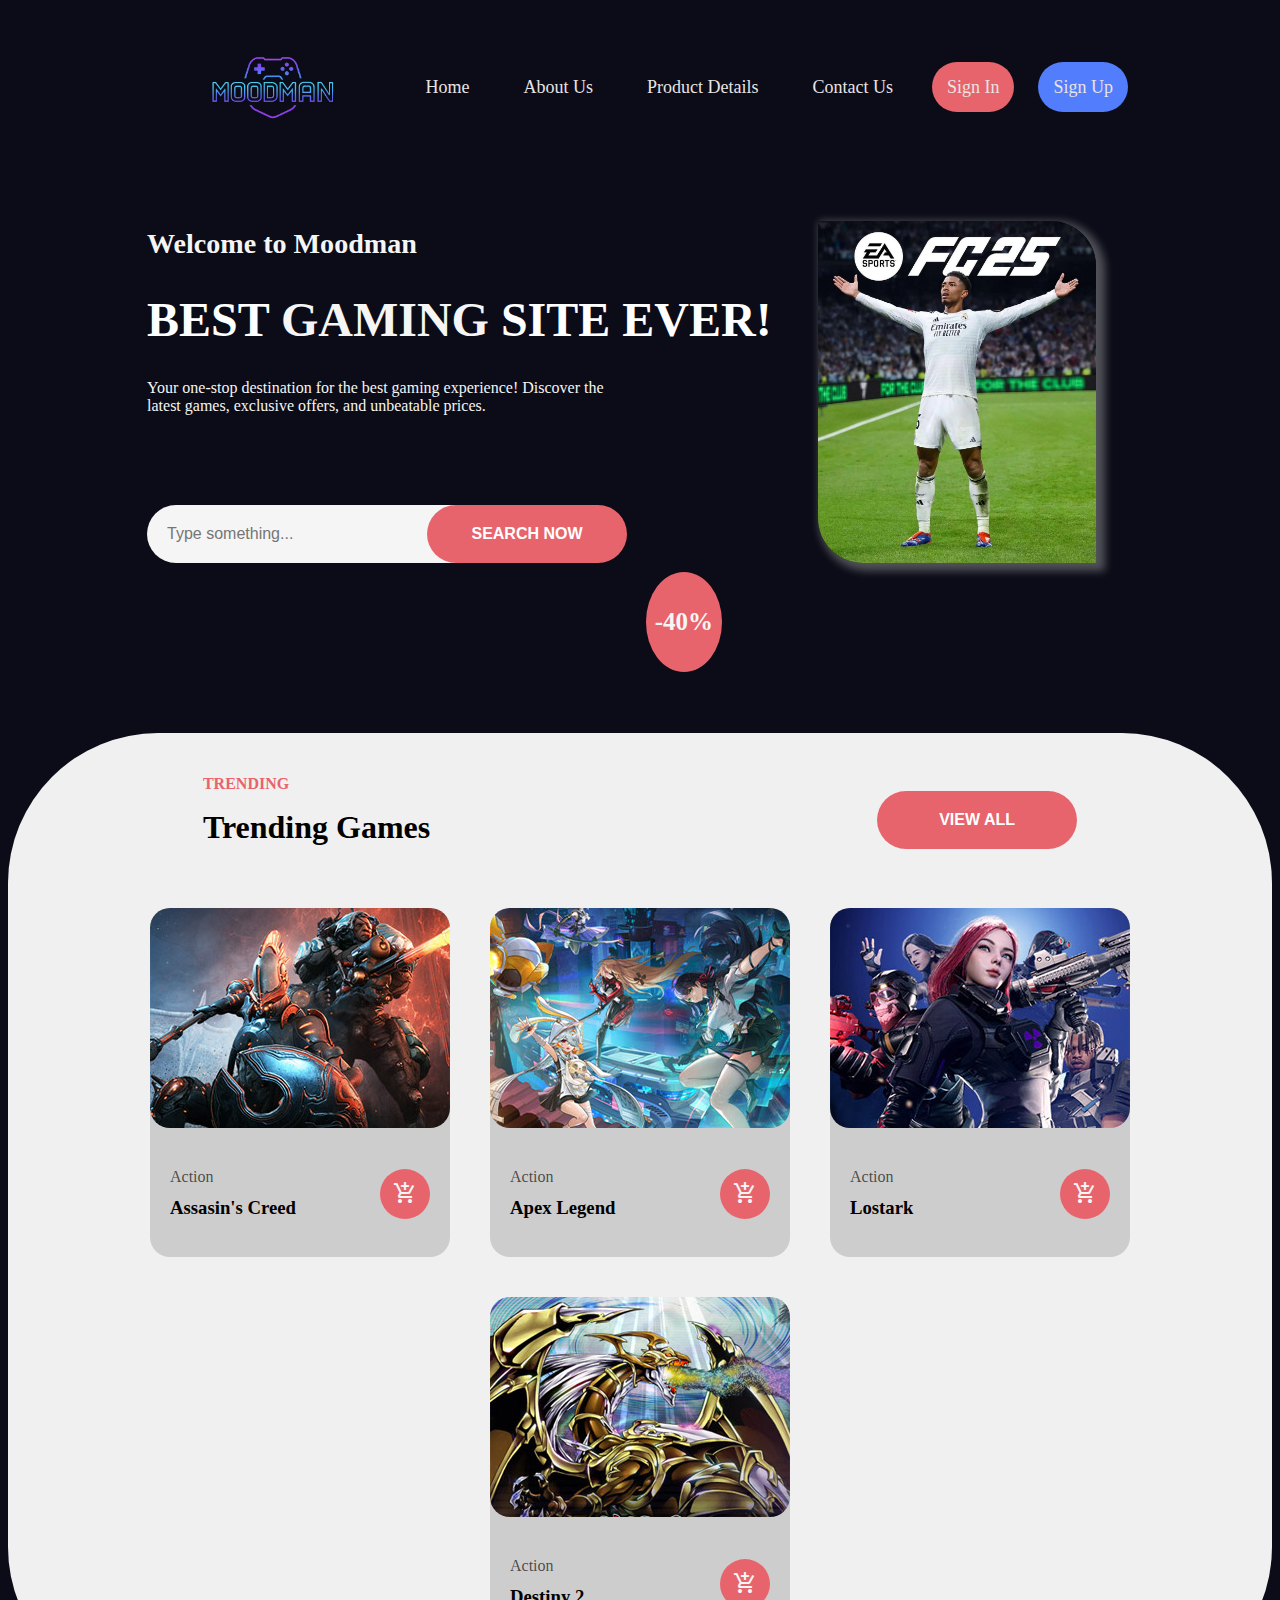
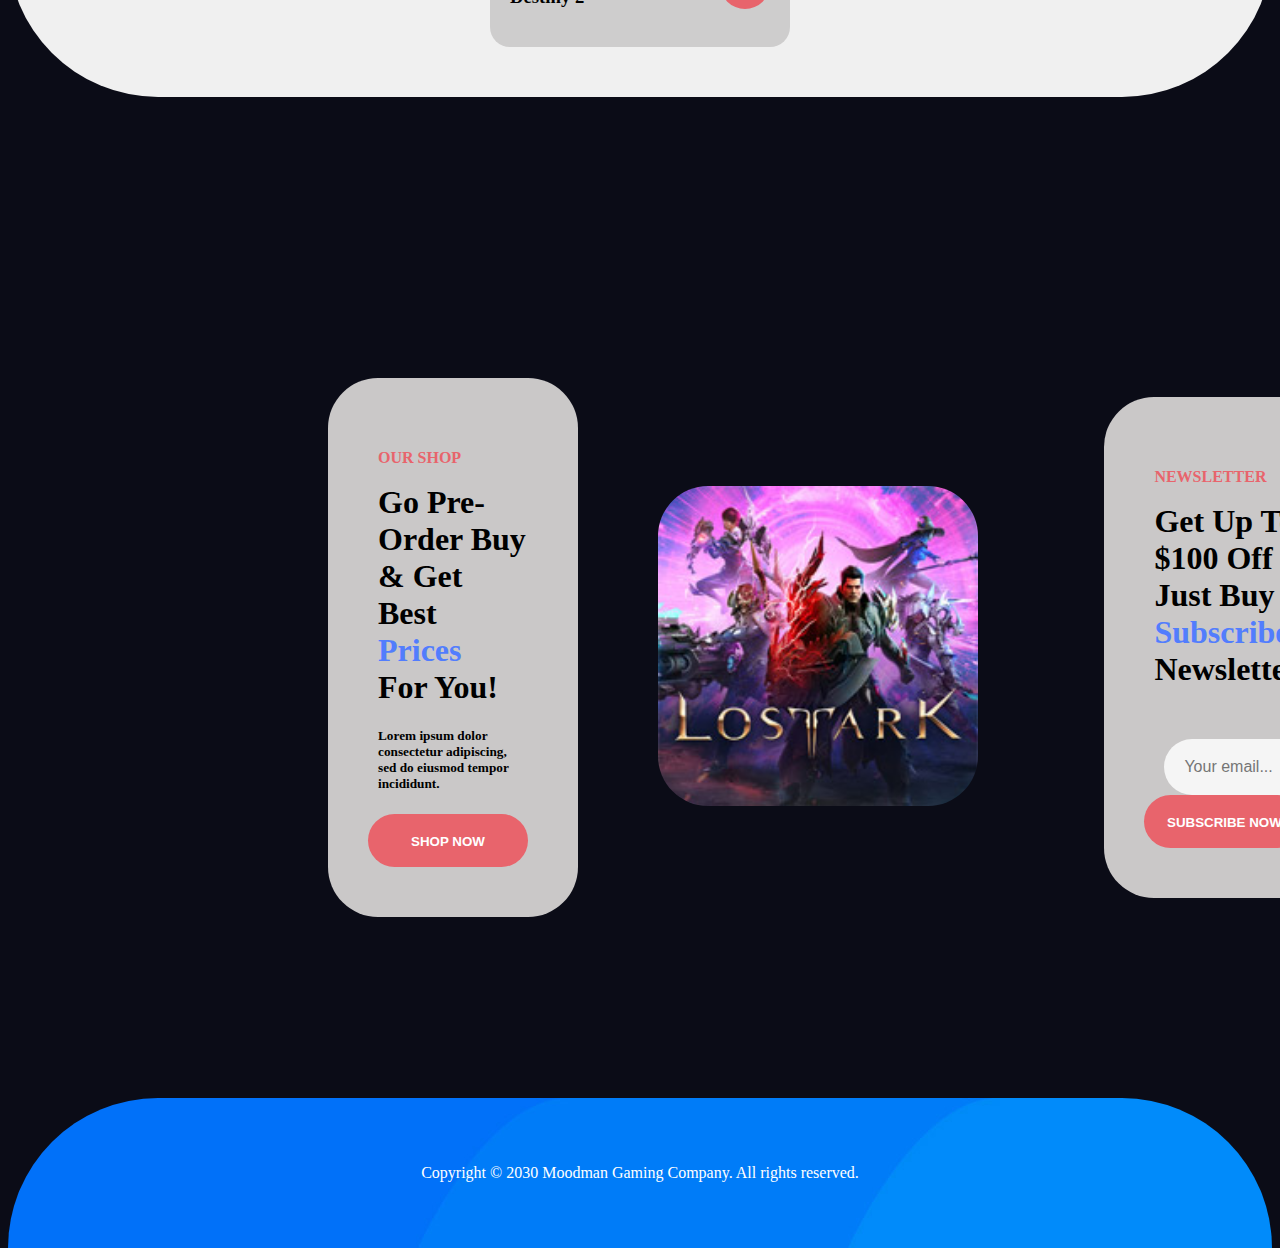
<file: index.html>
<!DOCTYPE html>
<html lang="en">
<head>
    <meta charset="UTF-8">
    <meta name="viewport" content="width=device-width, initial-scale=1.0">
    <title>Moodman Gaming Shop</title>
    <link rel="stylesheet" href="CSS/style.css">
    <link rel="icon" href="images/moodman_round_logo-removebg-preview.png" type="image/x-icon">
    <link rel="stylesheet" href="https://fonts.googleapis.com/icon?family=Material+Icons">
    <style>
        .caption-underline{
            margin-left: 130px;
            margin-top: 0px;
        }
        #hover-text:hover {
            color: #e8646c;
            transition: color 0.5s ease;
        }
        #discount {
            position: relative;
            top: 230px;
            right: 550px;
            background-color: #e8646c;
            width: 115px;
            height: 100px;
            border-radius: 50%;
            font-size: 25px;
            text-align: center;
            font-weight: bold;
            line-height: 100px;
        }
        #discount:hover {
            transform: scale(1.3);
            transition: transform 0.3s ease;
        }
        
        /* Container for the search bar */
        .search-container {
            display: flex;
            align-items: center;
            padding: 20px;
        }
        #search, #subscribe-email {
            background-color: whitesmoke;
            color: #000;
            padding: 15px;
            margin-left: -20px;
            width: 300px;
            padding: 20px 20px;
            border-radius: 50px; /* Rounded corners */
            border: none;
            outline: none;
            font-size: 16px;
        }
        #view-all {
            margin-right: 5%;
        }
        #search-button, #view-all, #subscribe-btn {
            background-color: #e8646c;
            color: white;
            border: none;
            outline: none;
            margin-left: -60px;
            width: 200px;
            padding: 20px 20px;
            border-radius: 50px;
            cursor: pointer;
            font-size: 16px;
            font-weight: bold;
        }
        #search-button:hover, #view-all:hover, #subscribe-btn:hover {
            background-color: #527dfd;
            transition: background-color 0.3s ease;
        }
        .trending {
            margin-top: 150px;
            margin-bottom: 250px;
            background-color: #f0f0f0;
            padding: 0 0 50px 0;
            border-radius: 150px;
        }
        .trending-header {
            display: flex;
            align-items: center;
            padding: 20px;
            justify-content: space-between;
            margin-left: 10%;
            margin-right: 10%;
        }
        .trending-image {
            width: 100%;
            height: auto;
            border-radius: 20px;
        }
        .cards{
            display: flex;
            flex-wrap: wrap;
            gap: 40px;
            align-items: center;
            justify-content: center;
        }
        .trending1, .trending2, .trending3, .trending4 {
            width: 300px;
            background-color: #cecdcd;
            border-radius: 20px;
        }
        .trending1:hover, .trending2:hover, .trending3:hover, .trending4:hover {
            transform: scale(1.05);
            transition: transform 0.3s ease;
        }
        .trending-text {
            text-align: left;
            margin-left: 5%;
            margin-bottom: 20px;
        }

        .text-btn{
            display: flex;
            justify-content: space-between;
            align-items: center;
            padding: 20px;
        }
        .trending-price {
            background-color: #527dfd;
            color: white;
            position: relative;
            top: -220px;
            left: 180px;
            font-size: 15px;
            padding: 10px;
            border-radius: 25px;
            text-align: center;
            margin: 15px;
        }
        .cart-button{
            background-color: #e8646c;
            color: white;
            border: none;
            outline: none;
            width: 50px;
            height: 50px;
            border-radius: 50%;
            cursor: pointer;
            font-size: 10px;
        }
        .cart-button:hover{
            background-color: #527dfd;
            transition: background-color 0.3s ease;
        }
        #subscribe-email {
            width: 10em;
            height: 1em;
            margin-left: 10px;
            margin-right: -35px;
            z-index: 1;
        }
        #subscribe-btn {
            width: 12em;
            height: 4em;
            margin-left: -10px;
            font-size: smaller;
            z-index: 2;
        }
    </style>
</head>
<header>
    <div class="header-container">
        <a href="index.html">
            <img src="images/Moodman_Logo-fav icon.png" alt="Moodman Gaming Logo" class="logo" width="150px" height="150px">
        </a>
        <nav>
            <ul>
                <li><a href="index.html">Home</a></li>
                <li><a href="about.html">About Us</a></li>
                <li><a href="products.html">Product Details</a></li>
                <li><a href="contact.html">Contact Us</a></li>
                <li><a class="signin" href="signin.html">Sign In</a></li>
                <li><a class="signup" href="register.html">Sign Up</a></li>
            </ul>
    </div>
</header>
<body>
    <section>
        <div class="banner">
            <div class="banner-text">
                <h3>Welcome to Moodman</h3>
                <h1>BEST <span id="hover-text">GAMING</span> SITE EVER!</h1>
                <p style="font-size: 16px; margin-inline-end: 210px;">Your one-stop destination for the best gaming experience! Discover the latest games, exclusive offers, and unbeatable prices.</p>
                <br> <br>
                <div class="search-container">
                    <input type="text" name="search-input" id="search" placeholder="Type something...">
                    <button type="submit" id="search-button">SEARCH NOW</button>
                </div>
                
            </div>
            <img src="images/ea fc 25 cover.jpg" alt="EA FC 25 cover photo" class="banner-image">
            <span id="discount">-40%</span>
        </div>
    </section>
    <section>
        <div class="trending">
            <div class="trending-header">
                <div class="trending-text">
                    <h4 style="color: #e8646c; margin-bottom: -5px;">TRENDING</h4>
                    <h1 style="color: black;">Trending Games</h1>
                </div>
                <button type="submit" id="view-all">VIEW ALL</button>
            </div>
            <div class="cards">
                <div class="trending1">
                    <img src="images/trending-01.jpg" alt="a creed" class="trending-image">
                    <div class="text-btn">
                        <div class="creed-text">
                            <p style="color:rgba(0, 0, 0, 0.658);">Action</p>
                            <h3 class="trending-name" style="color:black; margin-top: -5px;">Assasin's Creed</h3>
                        </div>                
                        <button class="cart-button"><i class="material-icons">add_shopping_cart</i></button>
                    </div>
                </div>
                <div class="trending2">
                    <img src="images/trending-02.jpg" alt="a creed" class="trending-image">
                    <div class="text-btn">
                        <div class="creed-text">
                            <p style="color:rgba(0, 0, 0, 0.658);">Action</p>
                            <h3 style="color:black; margin-top: -5px;">Apex Legend</h3>
                        </div>                
                        <button class="cart-button"><i class="material-icons">add_shopping_cart</i></button>
                    </div>
                </div>
                <div class="trending3">
                    <img src="images/trending-03.jpg" alt="a creed" class="trending-image">
                    <div class="text-btn">
                        <div class="creed-text">
                            <p style="color:rgba(0, 0, 0, 0.658);">Action</p>
                            <h3 style="color:black; margin-top: -5px;">Lostark</h3>
                        </div>                
                        <button class="cart-button"><i class="material-icons">add_shopping_cart</i></button>
                    </div>
                </div>
                <div class="trending4">
                    <img src="images/trending-04.jpg" alt="a creed" class="trending-image">
                    <div class="text-btn">
                        <div class="creed-text">
                            <p style="color:rgba(0, 0, 0, 0.658);">Action</p>
                            <h3 style="color:black; margin-top: -5px;">Destiny 2</h3>
                        </div>                
                        <button class="cart-button"><i class="material-icons">add_shopping_cart</i></button>
                    </div>
                </div>
            </div>
        </div>
    </section>
    <section class="newsletter-and-shop">
        <div class="our-shop">
            <div class="shop-text">
                <h4  style="color: #e8646c; margin-bottom: -5px;">OUR SHOP</h4>
                <h1 style="color: black;">Go Pre-Order Buy<br> & Get Best <span style="color: #527dfd;">Prices</span> <br> For You!</h1>
                <h5 style="color: black;">
                    Lorem ipsum dolor consectetur adipiscing, sed do eiusmod tempor incididunt.
                </h5>
            </div>
            <form action="" method="post" id="subscribe-form">
                <button type="submit" id="subscribe-btn">SHOP NOW</button>
            </form>
        </div>
        <div class="photo">
            <img src="./images/top-game-05.jpg" alt="Danob Photo" class="danob">
        </div>
        <div class="newsletter">
            <div class="newsletter-text">
                <h4 style="color: #e8646c; margin-bottom: -5px;">NEWSLETTER</h4>
                <h1 style="color: black;">Get Up To $100 Off <br> Just Buy <span style="color: #527dfd;">Subscribe</span> <br> Newsletter!</h1>
            </div>
            <form action="" method="post" id="subscribe-form">
                <input type="email" name="email" id="subscribe-email" placeholder="Your email..." required>
                <button type="submit" id="subscribe-btn">SUBSCRIBE NOW</button>
            </form>
        </div>
        
    </section>
    
        
    
</body>
<footer>
    <p>Copyright © 2030 Moodman Gaming Company. All rights reserved.</p>
</footer>
</html>
</file>
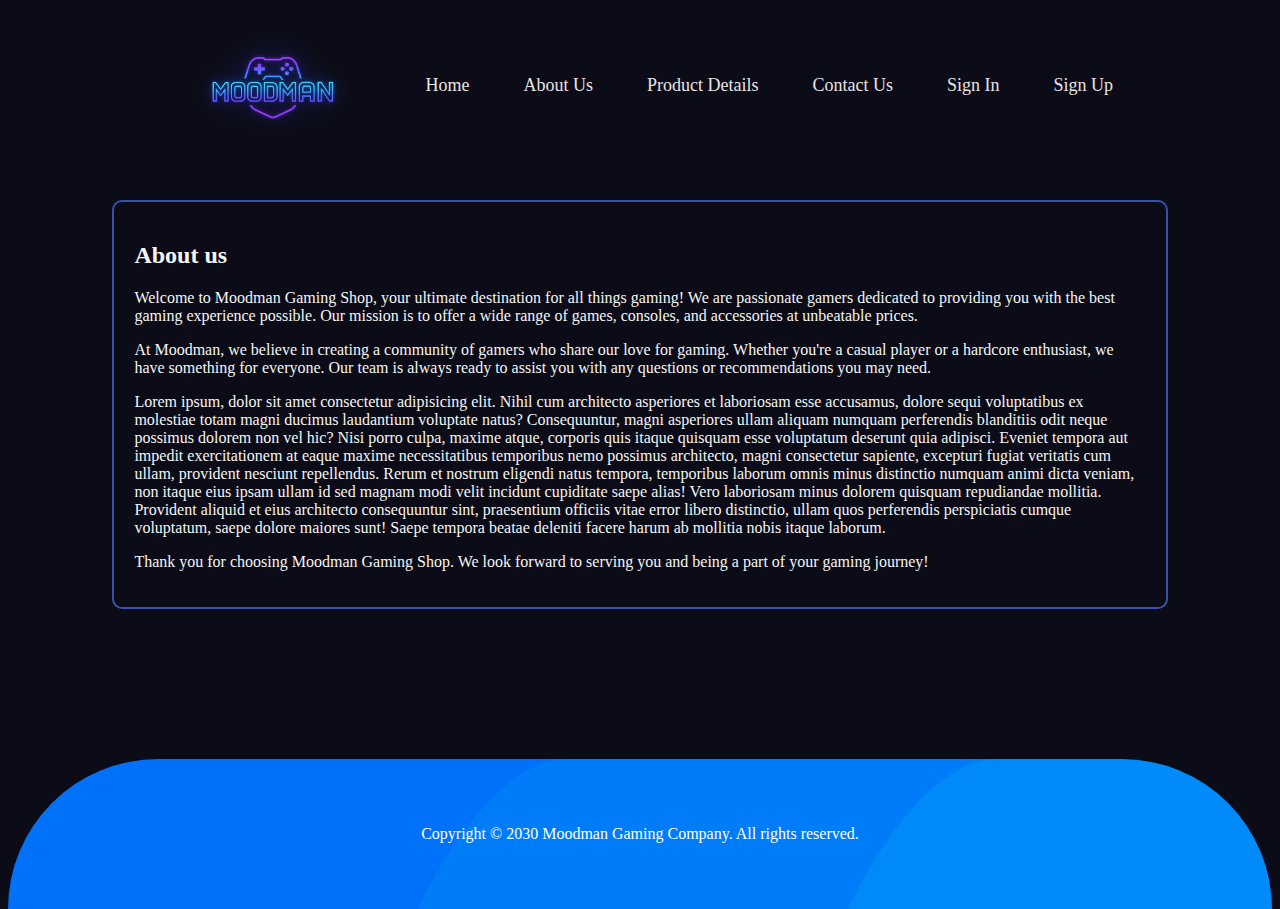
<file: register.html>
<!DOCTYPE html>
<html lang="en">
<head>
    <meta charset="UTF-8">
    <meta name="viewport" content="width=device-width, initial-scale=1.0">
    <title>Sign Up</title>
    <link rel="stylesheet" href="CSS/style.css">
</head>
<body>
    <header>
        <div class="header-container">
            <img src="images/Moodman Logo.jpeg" alt="Moodman Gaming Logo" class="logo" width="150px" height="150px">
            <nav>
                <ul>
                    <li><a href="index.html">Home</a></li>
                    <li><a href="about.html">About Us</a></li>
                    <li><a href="products.html">Product Details</a></li>
                    <li><a href="contact.html">Contact Us</a></li>
                    <li><a class="login" href="signin.html">Sign In</a></li>
                    <li><a class="login" href="register.html">Sign Up</a></li>
                </ul>
        </div>
    </header>
    <main class="about">
        <h2>About us</h2>
        <p>Welcome to Moodman Gaming Shop, your ultimate destination for all things gaming! We are passionate gamers dedicated to providing you with the best gaming experience possible. Our mission is to offer a wide range of games, consoles, and accessories at unbeatable prices.</p>
        <p>At Moodman, we believe in creating a community of gamers who share our love for gaming. Whether you're a casual player or a hardcore enthusiast, we have something for everyone. Our team is always ready to assist you with any questions or recommendations you may need.</p>
        <p>Lorem ipsum, dolor sit amet consectetur adipisicing elit. Nihil cum architecto asperiores et laboriosam esse accusamus, dolore sequi voluptatibus ex molestiae totam magni ducimus laudantium voluptate natus? Consequuntur, magni asperiores ullam aliquam numquam perferendis blanditiis odit neque possimus dolorem non vel hic? Nisi porro culpa, maxime atque, corporis quis itaque quisquam esse voluptatum deserunt quia adipisci. Eveniet tempora aut impedit exercitationem at eaque maxime necessitatibus temporibus nemo possimus architecto, magni consectetur sapiente, excepturi fugiat veritatis cum ullam, provident nesciunt repellendus. Rerum et nostrum eligendi natus tempora, temporibus laborum omnis minus distinctio numquam animi dicta veniam, non itaque eius ipsam ullam id sed magnam modi velit incidunt cupiditate saepe alias! Vero laboriosam minus dolorem quisquam repudiandae mollitia. Provident aliquid et eius architecto consequuntur sint, praesentium officiis vitae error libero distinctio, ullam quos perferendis perspiciatis cumque voluptatum, saepe dolore maiores sunt! Saepe tempora beatae deleniti facere harum ab mollitia nobis itaque laborum.</p>
        <p>Thank you for choosing Moodman Gaming Shop. We look forward to serving you and being a part of your gaming journey!</p>
    </main>
    <footer>
        <p>Copyright © 2030 Moodman Gaming Company. All rights reserved.</p>
    </footer>
</body>
</html>
</file>
<file: CSS/style.css>
* {
    color: whitesmoke;
}
body{
    max-width: 1170px;
    margin-top: 200px;
}
.logo {
    margin-left: 180px;
}
nav {
    margin-inline-end: 150px;
    display: inline-flex;
    padding: 10px;
}
nav a {
    text-decoration: none;
    color: rgb(233, 227, 227);
    font-size: 18px;
    padding: 15px 15px;
    border-radius: 25px;
}
nav a:hover {
    background-color: #527dfd9f;
}
.signin {
    background-color: #e8646c;
}
.signup {
    background-color: #527dfd;
}
.signup:hover {
    background-color: #e8646c;
    transform: scale(1.02);
    transition: transform 0.5s ease;
}
.signin:hover {
    background-color: #527dfd;
    transform: scale(1.09);
    transition: transform 0.5s ease;
}
.header-container {
    position: fixed;
    top: 0;
    width: 100%;
    z-index: 1000;
    display: flex;
    justify-content: space-between;
    align-items: center;
    padding: 10px;
    border-radius: 0 0 20px 20px;
    margin: 0 auto;
    background-color: rgb(11, 12, 23);
}
body {
    max-width: 100%;
}
.banner {
    display: flex;
    justify-content: space-between;
    align-items: center;
}
.banner-text {
    color: rgba(245, 245, 245, 0.671);
    font-size: 24px;
    /* margin: 2px; */
    margin-left: 11%;
}
.banner-image {
    width: 22%;
    display: flex;
    border-radius: 0px 45px 0px 45px;
    margin-right: 100px;
    box-shadow: 5px 4px 8px 4px rgba(233, 231, 231, 0.322);
}
/* .banner-image:hover {
    transform: scale(1.09);
    transition: transform 0.5s ease;
} */

li {
    display: inline-block;
    list-style-type: none;
    margin: 0 10px;
    padding: 0;
}

body {
    background-color: #0b0c17;
    background-size: cover;
    background-repeat: no-repeat;    
}
h1 {
    color: white
}
.about {
    border: 2px solid #527dfd9f;
    border-radius: 10px;
    padding: 20px;
    margin: 0 auto;
    max-width: 80%;
}
.all-products {
    justify-content: center;
    align-items: center;
    gap: 50px;
}
.product1, .product2, .product3, .product4 {
    display: flex;
    align-items: center;
    justify-content: center;
    gap: 50px;
    margin-top: 50px;
    margin-bottom: 50px;
    margin-left: 200px;
    margin-right: 200px;
}
#apex-image, #figher-image, #ryse-image, #mario-image {
    display: block;
    width: 35em;
    height: auto;
    border: 1px solid #527dfd9f;
    box-shadow: 5px 4px 8px 4px rgba(233, 231, 231, 0.322);
    transition: transform 0.5s ease;
    border-radius: 0px 45px 0px 45px;
}
#apex-image:hover, #ryse-image:hover, #mario-image:hover, #figher-image:hover {
    transform: scale(1.05);
    transition: transform 0.5s ease;
}
.buttons {
    display: flex;
    justify-content: left;
    align-items: center;
    gap: 10px;
    margin-top: 20px;
}
#product-counter {
    color: whitesmoke; 
    background-color: #527dfd9f;
    text-align: center;
    width: 5em;
    padding: 10px;
    border: none;
    border-radius: 20px;
    cursor: pointer;
    font-size: 15px;

}
#cart {
    color: whitesmoke; 
    background-color: #e8646c;
    padding: 10px 20px;
    border: none;
    border-radius: 20px;
    cursor: pointer;
    font-size: 15px;
}
#cart:hover {
    background-color: #527dfdf5;
}
#product-counter:hover {
    background-color: #527dfd;
}
#product-counter:active {
    background-color: #3565f8;
}

footer {
    margin-top: 150px;
    background-color: #0071f8;
    background-repeat: no-repeat;
    background-size: cover;
    background-image: url(../images/footer-bg.jpg);
    min-height: 150px;
    border-radius: 150px 150px 0px 0px;
    margin-bottom: -20px;
  }
  
  footer p {
    text-align: center;
    line-height: 150px;
    color: #fff;
    font-size: 16px;
    font-weight: 400;
  }
  
  footer p a {
    color: #fff;
    transition: all .3s;
    position: relative;
    z-index: 3;
  }
  
  footer p a:hover {
    opacity: 0.75;
  }

  /* Newsletter and Our Shop Section */
.newsletter-and-shop {
    display: flex;
    align-items: center;
    justify-content: space-between;
}
.danob {
    z-index: 3;
    width: 20em;
    border-radius: 50px;
    margin-left: 5em; 

}
.newsletter {
    background-color: #cac8c8;
    padding: 50px 50px 50px 50px;
    width:25%;
    border-radius: 50px;
    display: flex;
    flex-direction: column;
    gap: 30px;
    align-items: center;
    justify-content: center;
    margin: 50px 10%;
    z-index: 2;
}
.our-shop {
    background-color: #cac8c8;
    padding: 50px 50px 50px 50px;
    width:25%;
    border-radius: 50px;
    z-index: 1;
    margin-left: 20em;
}
</file>
